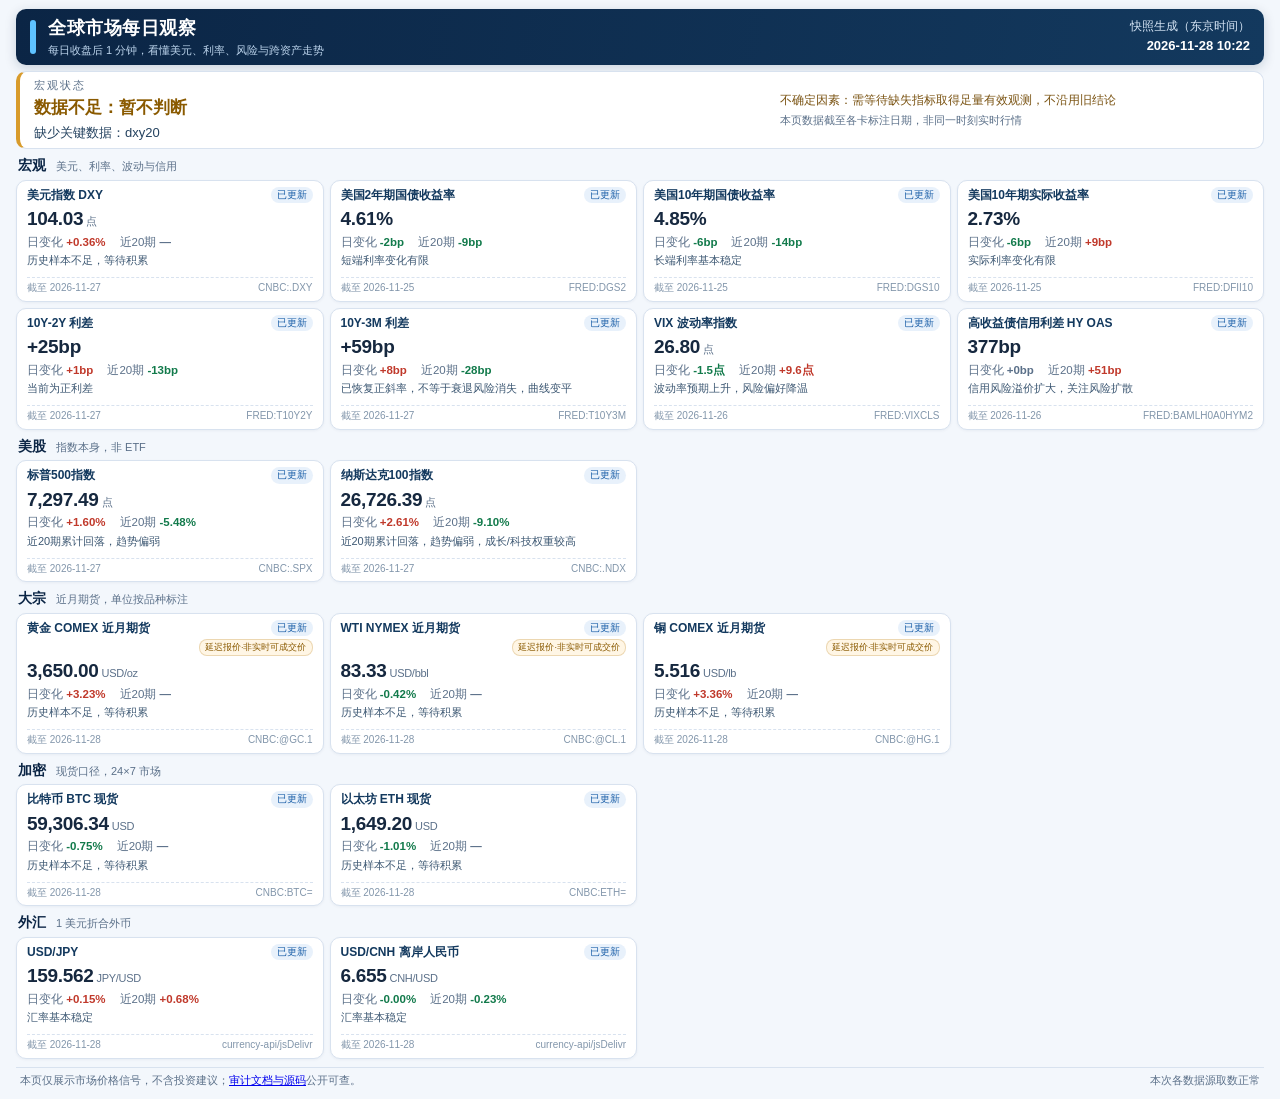
<file: index.html>
<!DOCTYPE html>
<html lang="zh-CN">
<head>
  <meta charset="utf-8">
  <meta name="viewport" content="width=device-width, initial-scale=1">
  <title>全球市场每日观察</title>
  <meta name="description" content="每日更新一次的全球金融市场观察面板：17项指标、宏观状态识别与动态解读。">
  <link rel="stylesheet" href="styles.css">
</head>
<body>
  <div class="app">
    <header class="topbar">
      <div class="brand">
        <span class="brand-mark" aria-hidden="true"></span>
        <div>
          <h1>全球市场每日观察</h1>
          <p class="subtitle">每日收盘后 1 分钟，看懂美元、利率、风险与跨资产走势</p>
        </div>
      </div>
      <div class="stamp" id="stamp">正在载入快照…</div>
    </header>

    <section class="macro-panel" id="macro-panel" aria-live="polite">
      <div class="macro-main">
        <div class="macro-label">宏观状态</div>
        <div class="macro-state" id="macro-state">—</div>
        <div class="macro-why" id="macro-why"></div>
      </div>
      <div class="macro-side">
        <div class="uncertainty" id="macro-uncertainty"></div>
        <div class="data-note" id="data-note"></div>
      </div>
    </section>

    <main id="board"></main>

    <footer class="footer">
      <span>本页仅展示市场价格信号，不含投资建议；<a href="audit.html">审计文档与源码</a>公开可查。</span>
      <span id="failed-sources"></span>
    </footer>
  </div>

  <script src="data/snapshot.js"></script>
  <script src="app.js"></script>
  <script>
  // 分享链接带 sharecode 时，透传给站内跳转链接，避免点击后 403。
  function __passShareCode() {
    try {
      var code = new URLSearchParams(location.search).get('sharecode');
      if (!code) return;
      document.querySelectorAll('a[href]').forEach(function (a) {
        var href = a.getAttribute('href');
        if (!href || /^(https?:|#|mailto:)/i.test(href)) return;
        var u = new URL(href, location.href);
        if (!u.searchParams.get('sharecode')) u.searchParams.set('sharecode', code);
        a.setAttribute('href', u.pathname + u.search);
      });
    } catch (e) {}
  }
  if (document.readyState === 'loading')
    document.addEventListener('DOMContentLoaded', __passShareCode);
  else __passShareCode();
  </script>
</body>
</html>
</file>
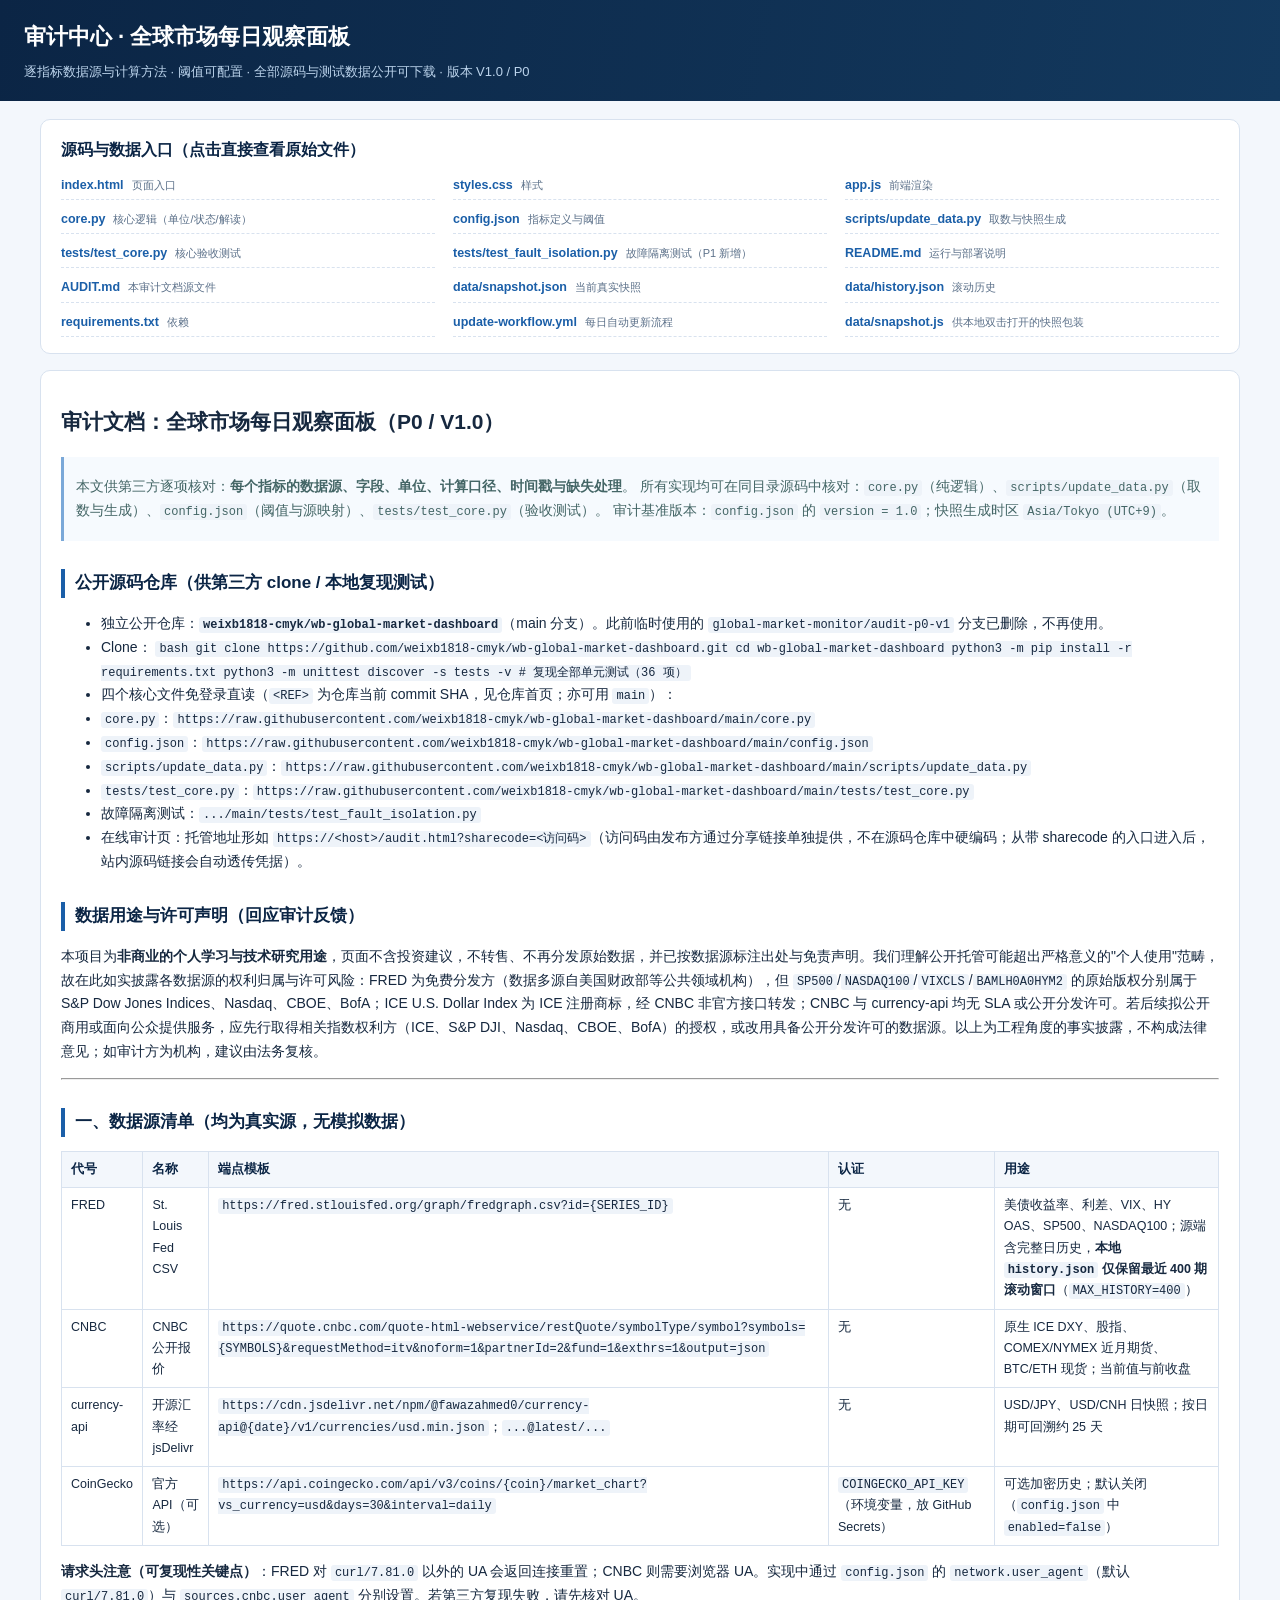
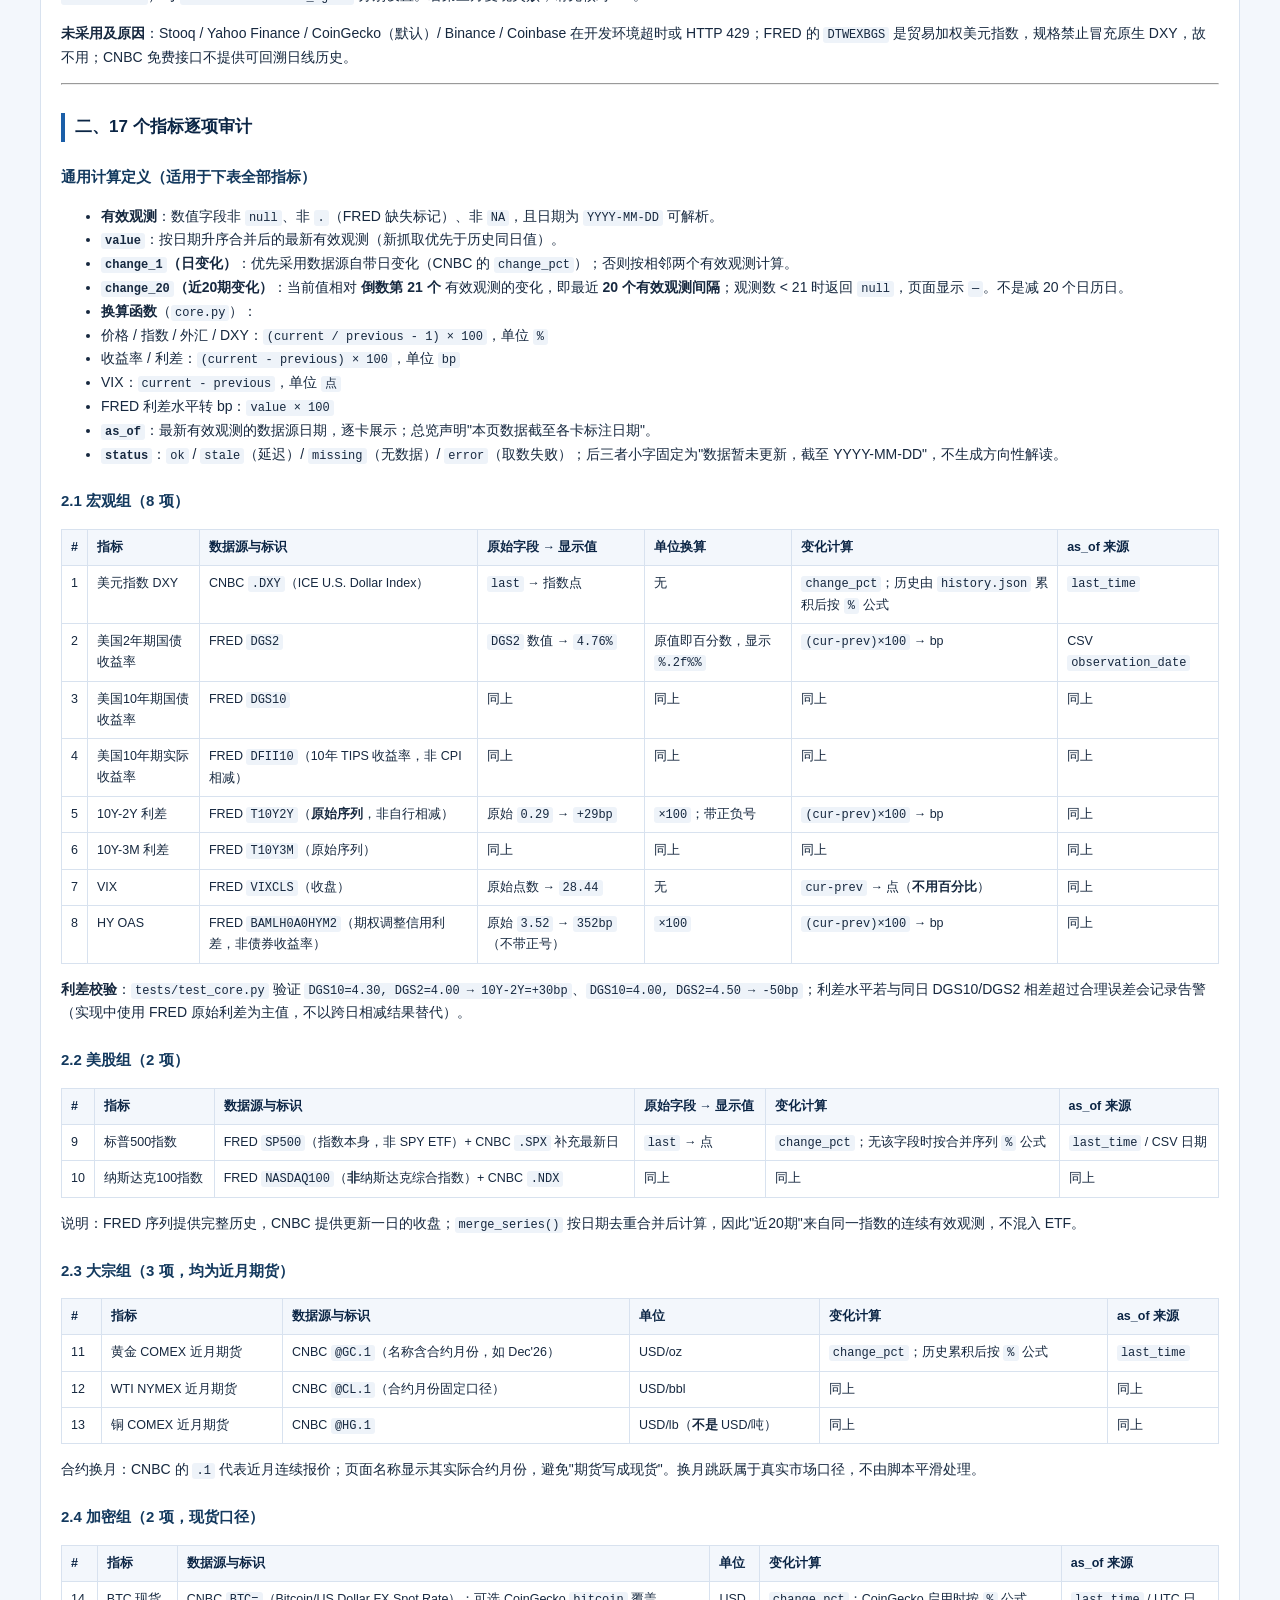
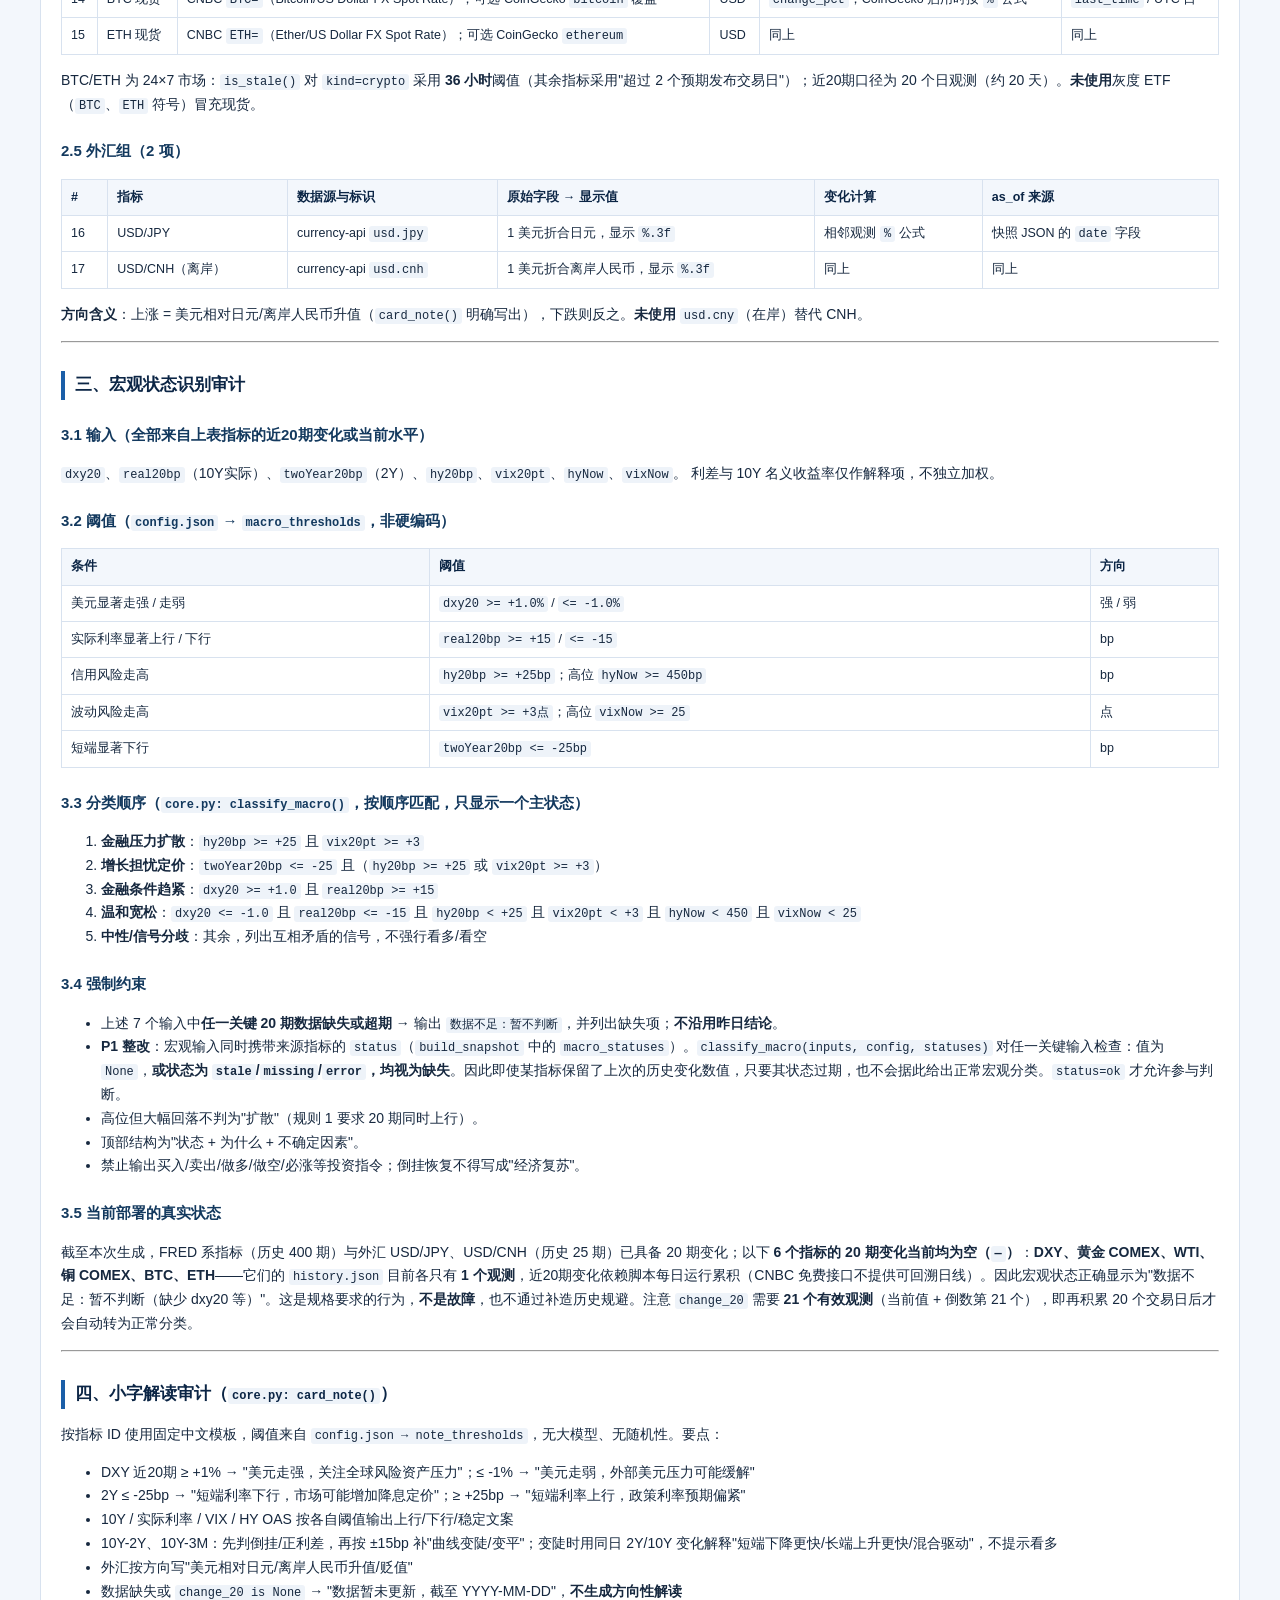
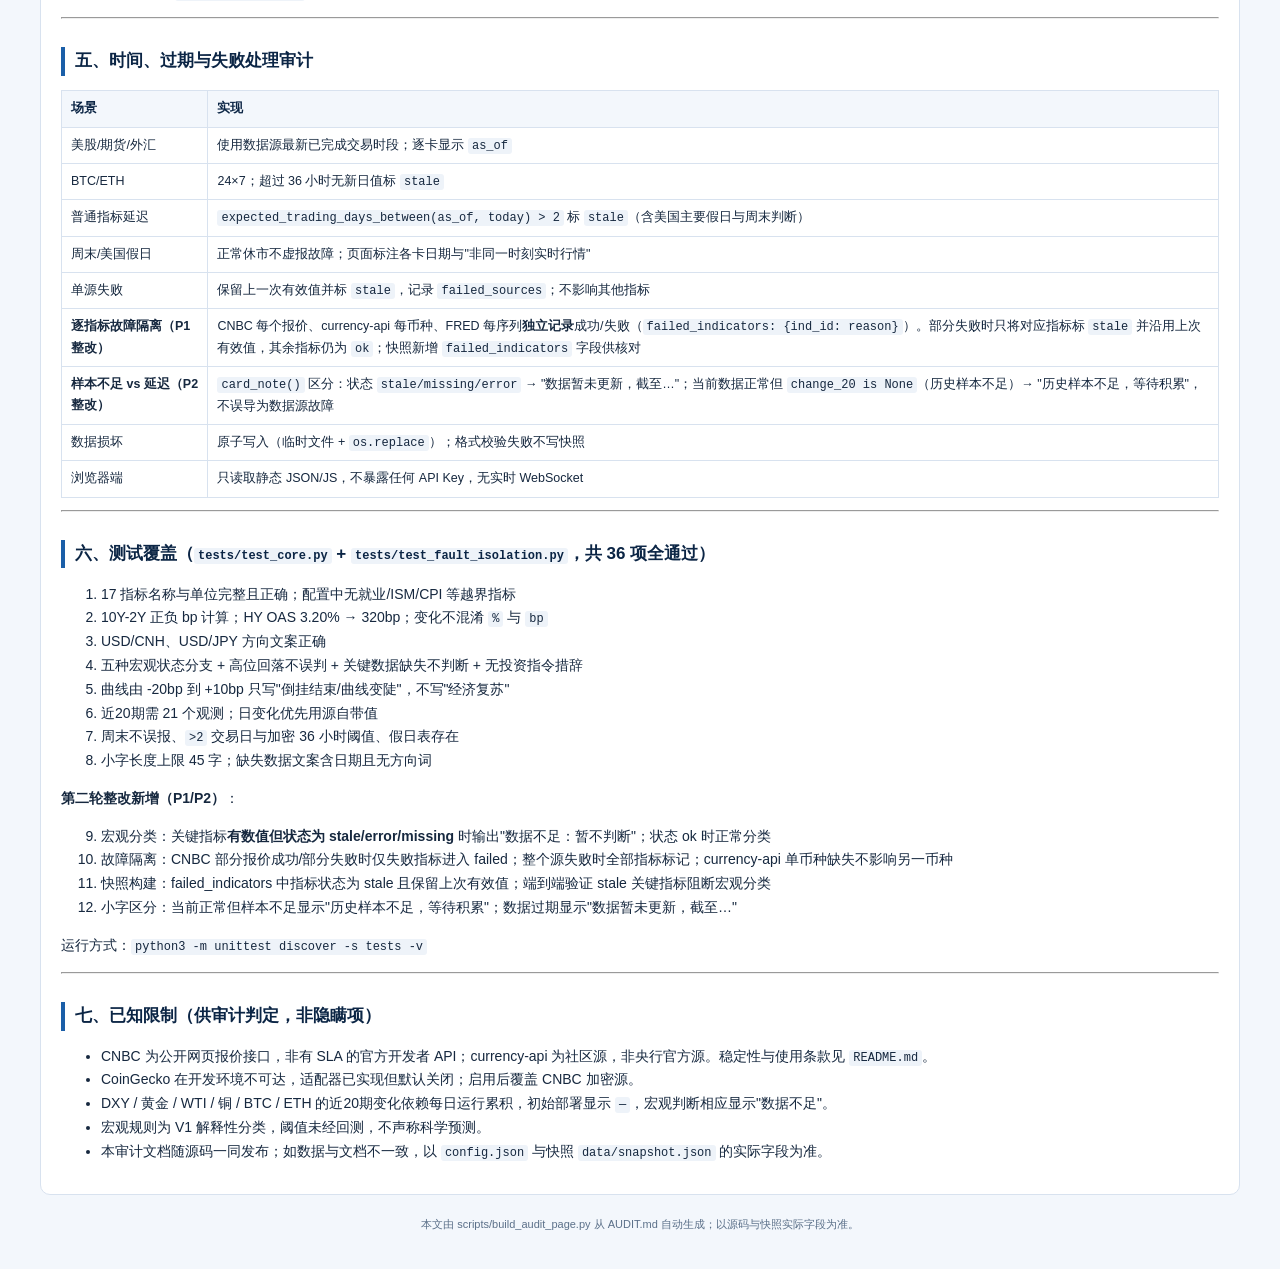
<file: audit.html>
<!DOCTYPE html>
<html lang="zh-CN">
<head>
<meta charset="utf-8">
<meta name="viewport" content="width=device-width, initial-scale=1">
<title>审计中心 · 全球市场每日观察面板</title>
<style>
  :root { --navy:#0b2545; --blue:#1b5fa8; --line:#d8e2ef; --bg:#f3f7fc; --ink:#16283f; --muted:#5b7089; }
  * { box-sizing:border-box; }
  body { margin:0; background:var(--bg); color:var(--ink);
    font-family:-apple-system,BlinkMacSystemFont,"Segoe UI","PingFang SC","Microsoft YaHei",sans-serif;
    font-size:14px; line-height:1.7; }
  header { background:linear-gradient(100deg,var(--navy),#13395e); color:#fff; padding:18px 24px; }
  header h1 { margin:0; font-size:22px; }
  header p { margin:6px 0 0; color:#bcd4ec; font-size:13px; }
  .wrap { max-width:1240px; margin:0 auto; padding:18px 20px 40px; }
  .panel { background:#fff; border:1px solid var(--line); border-radius:10px; padding:16px 20px; }
  .sources { margin-bottom:16px; }
  .sources h2 { margin:0 0 8px; font-size:16px; color:var(--navy); }
  .sources ul { list-style:none; margin:0; padding:0; display:grid;
    grid-template-columns:repeat(auto-fill,minmax(300px,1fr)); gap:6px 18px; }
  .sources li { display:flex; align-items:baseline; gap:8px; font-size:12.5px;
    border-bottom:1px dashed var(--line); padding:3px 0; }
  .sources a { color:var(--blue); text-decoration:none; font-weight:600; word-break:break-all; }
  .sources a:hover { text-decoration:underline; }
  .desc { color:var(--muted); font-size:11px; white-space:nowrap; }
  .doc table { border-collapse:collapse; width:100%; margin:12px 0; font-size:12.5px; }
  .doc th,.doc td { border:1px solid var(--line); padding:7px 9px; text-align:left; vertical-align:top; }
  .doc th { background:var(--bg); color:var(--navy); }
  .doc h2 { margin-top:28px; font-size:17px; color:var(--navy);
    border-left:4px solid var(--blue); padding-left:10px; }
  .doc h3 { margin-top:22px; font-size:15px; color:#13395e; }
  .doc code { background:#eef3f9; padding:1px 4px; border-radius:3px; font-size:12px; }
  .doc pre { background:#0f2338; color:#d7e6f6; padding:12px; border-radius:6px; overflow:auto; }
  .doc blockquote { border-left:3px solid #7aa8d8; margin:12px 0; padding:4px 12px; color:#466; background:#f6fafe; }
  footer { margin-top:20px; font-size:11px; color:var(--muted); text-align:center; }
  @media(max-width:560px){ .doc table{font-size:11px;} .sources li{flex-direction:column;gap:2px;} }
</style>
<script>
// 把当前分享链接中的 sharecode 自动透传到所有站内直链，避免点击后因缺少凭据被网关拦截。
// 不硬编码具体码值：分享链接更换 sharecode 后可自适应。
function __passShareCode() {
  try {
    var code = new URLSearchParams(location.search).get('sharecode');
    if (!code) return;
    document.querySelectorAll('a[href]').forEach(function (a) {
      var href = a.getAttribute('href');
      if (!href || /^(https?:|#|mailto:)/i.test(href)) return;
      var u = new URL(href, location.href);
      if (!u.searchParams.get('sharecode')) u.searchParams.set('sharecode', code);
      a.setAttribute('href', u.pathname + u.search);
    });
  } catch (e) {}
}
if (document.readyState === 'loading')
  document.addEventListener('DOMContentLoaded', __passShareCode);
else __passShareCode();
</script>
</head>
<body>
<header>
  <h1>审计中心 · 全球市场每日观察面板</h1>
  <p>逐指标数据源与计算方法 · 阈值可配置 · 全部源码与测试数据公开可下载 · 版本 V1.0 / P0</p>
</header>
<div class="wrap">
  <section class="panel sources">
    <h2>源码与数据入口（点击直接查看原始文件）</h2>
    <ul><li><a href="index.html" target="_blank" rel="noopener">index.html</a><span class="desc">页面入口</span></li>
<li><a href="styles.css" target="_blank" rel="noopener">styles.css</a><span class="desc">样式</span></li>
<li><a href="app.js" target="_blank" rel="noopener">app.js</a><span class="desc">前端渲染</span></li>
<li><a href="core.py" target="_blank" rel="noopener">core.py</a><span class="desc">核心逻辑（单位/状态/解读）</span></li>
<li><a href="config.json" target="_blank" rel="noopener">config.json</a><span class="desc">指标定义与阈值</span></li>
<li><a href="scripts/update_data.py" target="_blank" rel="noopener">scripts/update_data.py</a><span class="desc">取数与快照生成</span></li>
<li><a href="tests/test_core.py" target="_blank" rel="noopener">tests/test_core.py</a><span class="desc">核心验收测试</span></li>
<li><a href="tests/test_fault_isolation.py" target="_blank" rel="noopener">tests/test_fault_isolation.py</a><span class="desc">故障隔离测试（P1 新增）</span></li>
<li><a href="README.md" target="_blank" rel="noopener">README.md</a><span class="desc">运行与部署说明</span></li>
<li><a href="AUDIT.md" target="_blank" rel="noopener">AUDIT.md</a><span class="desc">本审计文档源文件</span></li>
<li><a href="data/snapshot.json" target="_blank" rel="noopener">data/snapshot.json</a><span class="desc">当前真实快照</span></li>
<li><a href="data/history.json" target="_blank" rel="noopener">data/history.json</a><span class="desc">滚动历史</span></li>
<li><a href="requirements.txt" target="_blank" rel="noopener">requirements.txt</a><span class="desc">依赖</span></li>
<li><a href="update-workflow.yml" target="_blank" rel="noopener">update-workflow.yml</a><span class="desc">每日自动更新流程</span></li>
<li><a href="data/snapshot.js" target="_blank" rel="noopener">data/snapshot.js</a><span class="desc">供本地双击打开的快照包装</span></li></ul>
  </section>
  <section class="panel doc">
    <h1>审计文档：全球市场每日观察面板（P0 / V1.0）</h1>
<blockquote>
<p>本文供第三方逐项核对：<strong>每个指标的数据源、字段、单位、计算口径、时间戳与缺失处理</strong>。
所有实现均可在同目录源码中核对：<code>core.py</code>（纯逻辑）、<code>scripts/update_data.py</code>（取数与生成）、<code>config.json</code>（阈值与源映射）、<code>tests/test_core.py</code>（验收测试）。
审计基准版本：<code>config.json</code> 的 <code>version = 1.0</code>；快照生成时区 <code>Asia/Tokyo (UTC+9)</code>。</p>
</blockquote>
<h2>公开源码仓库（供第三方 clone / 本地复现测试）</h2>
<ul>
<li>独立公开仓库：<strong><code>weixb1818-cmyk/wb-global-market-dashboard</code></strong>（main 分支）。此前临时使用的 <code>global-market-monitor/audit-p0-v1</code> 分支已删除，不再使用。</li>
<li>Clone：
  <code>bash
  git clone https://github.com/weixb1818-cmyk/wb-global-market-dashboard.git
  cd wb-global-market-dashboard
  python3 -m pip install -r requirements.txt
  python3 -m unittest discover -s tests -v     # 复现全部单元测试（36 项）</code></li>
<li>四个核心文件免登录直读（<code>&lt;REF&gt;</code> 为仓库当前 commit SHA，见仓库首页；亦可用 <code>main</code>）：</li>
<li><code>core.py</code>：<code>https://raw.githubusercontent.com/weixb1818-cmyk/wb-global-market-dashboard/main/core.py</code></li>
<li><code>config.json</code>：<code>https://raw.githubusercontent.com/weixb1818-cmyk/wb-global-market-dashboard/main/config.json</code></li>
<li><code>scripts/update_data.py</code>：<code>https://raw.githubusercontent.com/weixb1818-cmyk/wb-global-market-dashboard/main/scripts/update_data.py</code></li>
<li><code>tests/test_core.py</code>：<code>https://raw.githubusercontent.com/weixb1818-cmyk/wb-global-market-dashboard/main/tests/test_core.py</code></li>
<li>故障隔离测试：<code>.../main/tests/test_fault_isolation.py</code></li>
<li>在线审计页：托管地址形如 <code>https://&lt;host&gt;/audit.html?sharecode=&lt;访问码&gt;</code>（访问码由发布方通过分享链接单独提供，不在源码仓库中硬编码；从带 sharecode 的入口进入后，站内源码链接会自动透传凭据）。</li>
</ul>
<h2>数据用途与许可声明（回应审计反馈）</h2>
<p>本项目为<strong>非商业的个人学习与技术研究用途</strong>，页面不含投资建议，不转售、不再分发原始数据，并已按数据源标注出处与免责声明。我们理解公开托管可能超出严格意义的"个人使用"范畴，故在此如实披露各数据源的权利归属与许可风险：FRED 为免费分发方（数据多源自美国财政部等公共领域机构），但 <code>SP500</code>/<code>NASDAQ100</code>/<code>VIXCLS</code>/<code>BAMLH0A0HYM2</code> 的原始版权分别属于 S&amp;P Dow Jones Indices、Nasdaq、CBOE、BofA；ICE U.S. Dollar Index 为 ICE 注册商标，经 CNBC 非官方接口转发；CNBC 与 currency-api 均无 SLA 或公开分发许可。若后续拟公开商用或面向公众提供服务，应先行取得相关指数权利方（ICE、S&amp;P DJI、Nasdaq、CBOE、BofA）的授权，或改用具备公开分发许可的数据源。以上为工程角度的事实披露，不构成法律意见；如审计方为机构，建议由法务复核。</p>
<hr />
<h2>一、数据源清单（均为真实源，无模拟数据）</h2>
<table>
<thead>
<tr>
<th>代号</th>
<th>名称</th>
<th>端点模板</th>
<th>认证</th>
<th>用途</th>
</tr>
</thead>
<tbody>
<tr>
<td>FRED</td>
<td>St. Louis Fed CSV</td>
<td><code>https://fred.stlouisfed.org/graph/fredgraph.csv?id={SERIES_ID}</code></td>
<td>无</td>
<td>美债收益率、利差、VIX、HY OAS、SP500、NASDAQ100；源端含完整日历史，<strong>本地 <code>history.json</code> 仅保留最近 400 期滚动窗口</strong>（<code>MAX_HISTORY=400</code>）</td>
</tr>
<tr>
<td>CNBC</td>
<td>CNBC 公开报价</td>
<td><code>https://quote.cnbc.com/quote-html-webservice/restQuote/symbolType/symbol?symbols={SYMBOLS}&amp;requestMethod=itv&amp;noform=1&amp;partnerId=2&amp;fund=1&amp;exthrs=1&amp;output=json</code></td>
<td>无</td>
<td>原生 ICE DXY、股指、COMEX/NYMEX 近月期货、BTC/ETH 现货；当前值与前收盘</td>
</tr>
<tr>
<td>currency-api</td>
<td>开源汇率经 jsDelivr</td>
<td><code>https://cdn.jsdelivr.net/npm/@fawazahmed0/currency-api@{date}/v1/currencies/usd.min.json</code>；<code>...@latest/...</code></td>
<td>无</td>
<td>USD/JPY、USD/CNH 日快照；按日期可回溯约 25 天</td>
</tr>
<tr>
<td>CoinGecko</td>
<td>官方 API（可选）</td>
<td><code>https://api.coingecko.com/api/v3/coins/{coin}/market_chart?vs_currency=usd&amp;days=30&amp;interval=daily</code></td>
<td><code>COINGECKO_API_KEY</code>（环境变量，放 GitHub Secrets）</td>
<td>可选加密历史；默认关闭（<code>config.json</code> 中 <code>enabled=false</code>）</td>
</tr>
</tbody>
</table>
<p><strong>请求头注意（可复现性关键点）</strong>：FRED 对 <code>curl/7.81.0</code> 以外的 UA 会返回连接重置；CNBC 则需要浏览器 UA。实现中通过 <code>config.json</code> 的 <code>network.user_agent</code>（默认 <code>curl/7.81.0</code>）与 <code>sources.cnbc.user_agent</code> 分别设置。若第三方复现失败，请先核对 UA。</p>
<p><strong>未采用及原因</strong>：Stooq / Yahoo Finance / CoinGecko（默认）/ Binance / Coinbase 在开发环境超时或 HTTP 429；FRED 的 <code>DTWEXBGS</code> 是贸易加权美元指数，规格禁止冒充原生 DXY，故不用；CNBC 免费接口不提供可回溯日线历史。</p>
<hr />
<h2>二、17 个指标逐项审计</h2>
<h3>通用计算定义（适用于下表全部指标）</h3>
<ul>
<li><strong>有效观测</strong>：数值字段非 <code>null</code>、非 <code>.</code>（FRED 缺失标记）、非 <code>NA</code>，且日期为 <code>YYYY-MM-DD</code> 可解析。</li>
<li><strong><code>value</code></strong>：按日期升序合并后的最新有效观测（新抓取优先于历史同日值）。</li>
<li><strong><code>change_1</code>（日变化）</strong>：优先采用数据源自带日变化（CNBC 的 <code>change_pct</code>）；否则按相邻两个有效观测计算。</li>
<li><strong><code>change_20</code>（近20期变化）</strong>：当前值相对 <strong>倒数第 21 个</strong> 有效观测的变化，即最近 <strong>20 个有效观测间隔</strong>；观测数 &lt; 21 时返回 <code>null</code>，页面显示 <code>—</code>。不是减 20 个日历日。</li>
<li><strong>换算函数</strong>（<code>core.py</code>）：</li>
<li>价格 / 指数 / 外汇 / DXY：<code>(current / previous - 1) × 100</code>，单位 <code>%</code></li>
<li>收益率 / 利差：<code>(current - previous) × 100</code>，单位 <code>bp</code></li>
<li>VIX：<code>current - previous</code>，单位 <code>点</code></li>
<li>FRED 利差水平转 bp：<code>value × 100</code></li>
<li><strong><code>as_of</code></strong>：最新有效观测的数据源日期，逐卡展示；总览声明"本页数据截至各卡标注日期"。</li>
<li><strong><code>status</code></strong>：<code>ok</code> / <code>stale</code>（延迟）/ <code>missing</code>（无数据）/ <code>error</code>（取数失败）；后三者小字固定为"数据暂未更新，截至 YYYY-MM-DD"，不生成方向性解读。</li>
</ul>
<h3>2.1 宏观组（8 项）</h3>
<table>
<thead>
<tr>
<th>#</th>
<th>指标</th>
<th>数据源与标识</th>
<th>原始字段 → 显示值</th>
<th>单位换算</th>
<th>变化计算</th>
<th>as_of 来源</th>
</tr>
</thead>
<tbody>
<tr>
<td>1</td>
<td>美元指数 DXY</td>
<td>CNBC <code>.DXY</code>（ICE U.S. Dollar Index）</td>
<td><code>last</code> → 指数点</td>
<td>无</td>
<td><code>change_pct</code>；历史由 <code>history.json</code> 累积后按 <code>%</code> 公式</td>
<td><code>last_time</code></td>
</tr>
<tr>
<td>2</td>
<td>美国2年期国债收益率</td>
<td>FRED <code>DGS2</code></td>
<td><code>DGS2</code> 数值 → <code>4.76%</code></td>
<td>原值即百分数，显示 <code>%.2f%%</code></td>
<td><code>(cur-prev)×100</code> → bp</td>
<td>CSV <code>observation_date</code></td>
</tr>
<tr>
<td>3</td>
<td>美国10年期国债收益率</td>
<td>FRED <code>DGS10</code></td>
<td>同上</td>
<td>同上</td>
<td>同上</td>
<td>同上</td>
</tr>
<tr>
<td>4</td>
<td>美国10年期实际收益率</td>
<td>FRED <code>DFII10</code>（10年 TIPS 收益率，非 CPI 相减）</td>
<td>同上</td>
<td>同上</td>
<td>同上</td>
<td>同上</td>
</tr>
<tr>
<td>5</td>
<td>10Y-2Y 利差</td>
<td>FRED <code>T10Y2Y</code>（<strong>原始序列</strong>，非自行相减）</td>
<td>原始 <code>0.29</code> → <code>+29bp</code></td>
<td><code>×100</code>；带正负号</td>
<td><code>(cur-prev)×100</code> → bp</td>
<td>同上</td>
</tr>
<tr>
<td>6</td>
<td>10Y-3M 利差</td>
<td>FRED <code>T10Y3M</code>（原始序列）</td>
<td>同上</td>
<td>同上</td>
<td>同上</td>
<td>同上</td>
</tr>
<tr>
<td>7</td>
<td>VIX</td>
<td>FRED <code>VIXCLS</code>（收盘）</td>
<td>原始点数 → <code>28.44</code></td>
<td>无</td>
<td><code>cur-prev</code> → 点（<strong>不用百分比</strong>）</td>
<td>同上</td>
</tr>
<tr>
<td>8</td>
<td>HY OAS</td>
<td>FRED <code>BAMLH0A0HYM2</code>（期权调整信用利差，非债券收益率）</td>
<td>原始 <code>3.52</code> → <code>352bp</code>（不带正号）</td>
<td><code>×100</code></td>
<td><code>(cur-prev)×100</code> → bp</td>
<td>同上</td>
</tr>
</tbody>
</table>
<p><strong>利差校验</strong>：<code>tests/test_core.py</code> 验证 <code>DGS10=4.30, DGS2=4.00 → 10Y-2Y=+30bp</code>、<code>DGS10=4.00, DGS2=4.50 → -50bp</code>；利差水平若与同日 DGS10/DGS2 相差超过合理误差会记录告警（实现中使用 FRED 原始利差为主值，不以跨日相减结果替代）。</p>
<h3>2.2 美股组（2 项）</h3>
<table>
<thead>
<tr>
<th>#</th>
<th>指标</th>
<th>数据源与标识</th>
<th>原始字段 → 显示值</th>
<th>变化计算</th>
<th>as_of 来源</th>
</tr>
</thead>
<tbody>
<tr>
<td>9</td>
<td>标普500指数</td>
<td>FRED <code>SP500</code>（指数本身，非 SPY ETF）+ CNBC <code>.SPX</code> 补充最新日</td>
<td><code>last</code> → 点</td>
<td><code>change_pct</code>；无该字段时按合并序列 <code>%</code> 公式</td>
<td><code>last_time</code> / CSV 日期</td>
</tr>
<tr>
<td>10</td>
<td>纳斯达克100指数</td>
<td>FRED <code>NASDAQ100</code>（<strong>非</strong>纳斯达克综合指数）+ CNBC <code>.NDX</code></td>
<td>同上</td>
<td>同上</td>
<td>同上</td>
</tr>
</tbody>
</table>
<p>说明：FRED 序列提供完整历史，CNBC 提供更新一日的收盘；<code>merge_series()</code> 按日期去重合并后计算，因此"近20期"来自同一指数的连续有效观测，不混入 ETF。</p>
<h3>2.3 大宗组（3 项，均为近月期货）</h3>
<table>
<thead>
<tr>
<th>#</th>
<th>指标</th>
<th>数据源与标识</th>
<th>单位</th>
<th>变化计算</th>
<th>as_of 来源</th>
</tr>
</thead>
<tbody>
<tr>
<td>11</td>
<td>黄金 COMEX 近月期货</td>
<td>CNBC <code>@GC.1</code>（名称含合约月份，如 Dec'26）</td>
<td>USD/oz</td>
<td><code>change_pct</code>；历史累积后按 <code>%</code> 公式</td>
<td><code>last_time</code></td>
</tr>
<tr>
<td>12</td>
<td>WTI NYMEX 近月期货</td>
<td>CNBC <code>@CL.1</code>（合约月份固定口径）</td>
<td>USD/bbl</td>
<td>同上</td>
<td>同上</td>
</tr>
<tr>
<td>13</td>
<td>铜 COMEX 近月期货</td>
<td>CNBC <code>@HG.1</code></td>
<td>USD/lb（<strong>不是</strong> USD/吨）</td>
<td>同上</td>
<td>同上</td>
</tr>
</tbody>
</table>
<p>合约换月：CNBC 的 <code>.1</code> 代表近月连续报价；页面名称显示其实际合约月份，避免"期货写成现货"。换月跳跃属于真实市场口径，不由脚本平滑处理。</p>
<h3>2.4 加密组（2 项，现货口径）</h3>
<table>
<thead>
<tr>
<th>#</th>
<th>指标</th>
<th>数据源与标识</th>
<th>单位</th>
<th>变化计算</th>
<th>as_of 来源</th>
</tr>
</thead>
<tbody>
<tr>
<td>14</td>
<td>BTC 现货</td>
<td>CNBC <code>BTC=</code>（Bitcoin/US Dollar FX Spot Rate）；可选 CoinGecko <code>bitcoin</code> 覆盖</td>
<td>USD</td>
<td><code>change_pct</code>；CoinGecko 启用时按 <code>%</code> 公式</td>
<td><code>last_time</code> / UTC 日</td>
</tr>
<tr>
<td>15</td>
<td>ETH 现货</td>
<td>CNBC <code>ETH=</code>（Ether/US Dollar FX Spot Rate）；可选 CoinGecko <code>ethereum</code></td>
<td>USD</td>
<td>同上</td>
<td>同上</td>
</tr>
</tbody>
</table>
<p>BTC/ETH 为 24×7 市场：<code>is_stale()</code> 对 <code>kind=crypto</code> 采用 <strong>36 小时</strong>阈值（其余指标采用"超过 2 个预期发布交易日"）；近20期口径为 20 个日观测（约 20 天）。<strong>未使用</strong>灰度 ETF（<code>BTC</code>、<code>ETH</code> 符号）冒充现货。</p>
<h3>2.5 外汇组（2 项）</h3>
<table>
<thead>
<tr>
<th>#</th>
<th>指标</th>
<th>数据源与标识</th>
<th>原始字段 → 显示值</th>
<th>变化计算</th>
<th>as_of 来源</th>
</tr>
</thead>
<tbody>
<tr>
<td>16</td>
<td>USD/JPY</td>
<td>currency-api <code>usd.jpy</code></td>
<td>1 美元折合日元，显示 <code>%.3f</code></td>
<td>相邻观测 <code>%</code> 公式</td>
<td>快照 JSON 的 <code>date</code> 字段</td>
</tr>
<tr>
<td>17</td>
<td>USD/CNH（离岸）</td>
<td>currency-api <code>usd.cnh</code></td>
<td>1 美元折合离岸人民币，显示 <code>%.3f</code></td>
<td>同上</td>
<td>同上</td>
</tr>
</tbody>
</table>
<p><strong>方向含义</strong>：上涨 = 美元相对日元/离岸人民币升值（<code>card_note()</code> 明确写出），下跌则反之。<strong>未使用</strong> <code>usd.cny</code>（在岸）替代 CNH。</p>
<hr />
<h2>三、宏观状态识别审计</h2>
<h3>3.1 输入（全部来自上表指标的近20期变化或当前水平）</h3>
<p><code>dxy20</code>、<code>real20bp</code>（10Y实际）、<code>twoYear20bp</code>（2Y）、<code>hy20bp</code>、<code>vix20pt</code>、<code>hyNow</code>、<code>vixNow</code>。
利差与 10Y 名义收益率仅作解释项，不独立加权。</p>
<h3>3.2 阈值（<code>config.json</code> → <code>macro_thresholds</code>，非硬编码）</h3>
<table>
<thead>
<tr>
<th>条件</th>
<th>阈值</th>
<th>方向</th>
</tr>
</thead>
<tbody>
<tr>
<td>美元显著走强 / 走弱</td>
<td><code>dxy20 &gt;= +1.0%</code> / <code>&lt;= -1.0%</code></td>
<td>强 / 弱</td>
</tr>
<tr>
<td>实际利率显著上行 / 下行</td>
<td><code>real20bp &gt;= +15</code> / <code>&lt;= -15</code></td>
<td>bp</td>
</tr>
<tr>
<td>信用风险走高</td>
<td><code>hy20bp &gt;= +25bp</code>；高位 <code>hyNow &gt;= 450bp</code></td>
<td>bp</td>
</tr>
<tr>
<td>波动风险走高</td>
<td><code>vix20pt &gt;= +3点</code>；高位 <code>vixNow &gt;= 25</code></td>
<td>点</td>
</tr>
<tr>
<td>短端显著下行</td>
<td><code>twoYear20bp &lt;= -25bp</code></td>
<td>bp</td>
</tr>
</tbody>
</table>
<h3>3.3 分类顺序（<code>core.py: classify_macro()</code>，按顺序匹配，只显示一个主状态）</h3>
<ol>
<li><strong>金融压力扩散</strong>：<code>hy20bp &gt;= +25</code> 且 <code>vix20pt &gt;= +3</code></li>
<li><strong>增长担忧定价</strong>：<code>twoYear20bp &lt;= -25</code> 且（<code>hy20bp &gt;= +25</code> 或 <code>vix20pt &gt;= +3</code>）</li>
<li><strong>金融条件趋紧</strong>：<code>dxy20 &gt;= +1.0</code> 且 <code>real20bp &gt;= +15</code></li>
<li><strong>温和宽松</strong>：<code>dxy20 &lt;= -1.0</code> 且 <code>real20bp &lt;= -15</code> 且 <code>hy20bp &lt; +25</code> 且 <code>vix20pt &lt; +3</code> 且 <code>hyNow &lt; 450</code> 且 <code>vixNow &lt; 25</code></li>
<li><strong>中性/信号分歧</strong>：其余，列出互相矛盾的信号，不强行看多/看空</li>
</ol>
<h3>3.4 强制约束</h3>
<ul>
<li>上述 7 个输入中<strong>任一关键 20 期数据缺失或超期</strong> → 输出 <code>数据不足：暂不判断</code>，并列出缺失项；<strong>不沿用昨日结论</strong>。</li>
<li><strong>P1 整改</strong>：宏观输入同时携带来源指标的 <code>status</code>（<code>build_snapshot</code> 中的 <code>macro_statuses</code>）。<code>classify_macro(inputs, config, statuses)</code> 对任一关键输入检查：值为 <code>None</code>，<strong>或状态为 <code>stale</code>/<code>missing</code>/<code>error</code>，均视为缺失</strong>。因此即使某指标保留了上次的历史变化数值，只要其状态过期，也不会据此给出正常宏观分类。<code>status=ok</code> 才允许参与判断。</li>
<li>高位但大幅回落不判为"扩散"（规则 1 要求 20 期同时上行）。</li>
<li>顶部结构为"状态 + 为什么 + 不确定因素"。</li>
<li>禁止输出买入/卖出/做多/做空/必涨等投资指令；倒挂恢复不得写成"经济复苏"。</li>
</ul>
<h3>3.5 当前部署的真实状态</h3>
<p>截至本次生成，FRED 系指标（历史 400 期）与外汇 USD/JPY、USD/CNH（历史 25 期）已具备 20 期变化；以下 <strong>6 个指标的 20 期变化当前均为空（<code>—</code>）</strong>：<strong>DXY、黄金 COMEX、WTI、铜 COMEX、BTC、ETH</strong>——它们的 <code>history.json</code> 目前各只有 <strong>1 个观测</strong>，近20期变化依赖脚本每日运行累积（CNBC 免费接口不提供可回溯日线）。因此宏观状态正确显示为"数据不足：暂不判断（缺少 dxy20 等）"。这是规格要求的行为，<strong>不是故障</strong>，也不通过补造历史规避。注意 <code>change_20</code> 需要 <strong>21 个有效观测</strong>（当前值 + 倒数第 21 个），即再积累 20 个交易日后才会自动转为正常分类。</p>
<hr />
<h2>四、小字解读审计（<code>core.py: card_note()</code>）</h2>
<p>按指标 ID 使用固定中文模板，阈值来自 <code>config.json → note_thresholds</code>，无大模型、无随机性。要点：</p>
<ul>
<li>DXY 近20期 ≥ +1% → "美元走强，关注全球风险资产压力"；≤ -1% → "美元走弱，外部美元压力可能缓解"</li>
<li>2Y ≤ -25bp → "短端利率下行，市场可能增加降息定价"；≥ +25bp → "短端利率上行，政策利率预期偏紧"</li>
<li>10Y / 实际利率 / VIX / HY OAS 按各自阈值输出上行/下行/稳定文案</li>
<li>10Y-2Y、10Y-3M：先判倒挂/正利差，再按 ±15bp 补"曲线变陡/变平"；变陡时用同日 2Y/10Y 变化解释"短端下降更快/长端上升更快/混合驱动"，不提示看多</li>
<li>外汇按方向写"美元相对日元/离岸人民币升值/贬值"</li>
<li>数据缺失或 <code>change_20 is None</code> → "数据暂未更新，截至 YYYY-MM-DD"，<strong>不生成方向性解读</strong></li>
</ul>
<hr />
<h2>五、时间、过期与失败处理审计</h2>
<table>
<thead>
<tr>
<th>场景</th>
<th>实现</th>
</tr>
</thead>
<tbody>
<tr>
<td>美股/期货/外汇</td>
<td>使用数据源最新已完成交易时段；逐卡显示 <code>as_of</code></td>
</tr>
<tr>
<td>BTC/ETH</td>
<td>24×7；超过 36 小时无新日值标 <code>stale</code></td>
</tr>
<tr>
<td>普通指标延迟</td>
<td><code>expected_trading_days_between(as_of, today) &gt; 2</code> 标 <code>stale</code>（含美国主要假日与周末判断）</td>
</tr>
<tr>
<td>周末/美国假日</td>
<td>正常休市不虚报故障；页面标注各卡日期与"非同一时刻实时行情"</td>
</tr>
<tr>
<td>单源失败</td>
<td>保留上一次有效值并标 <code>stale</code>，记录 <code>failed_sources</code>；不影响其他指标</td>
</tr>
<tr>
<td><strong>逐指标故障隔离（P1 整改）</strong></td>
<td>CNBC 每个报价、currency-api 每币种、FRED 每序列<strong>独立记录</strong>成功/失败（<code>failed_indicators: {ind_id: reason}</code>）。部分失败时只将对应指标标 <code>stale</code> 并沿用上次有效值，其余指标仍为 <code>ok</code>；快照新增 <code>failed_indicators</code> 字段供核对</td>
</tr>
<tr>
<td><strong>样本不足 vs 延迟（P2 整改）</strong></td>
<td><code>card_note()</code> 区分：状态 <code>stale/missing/error</code> → "数据暂未更新，截至…"；当前数据正常但 <code>change_20 is None</code>（历史样本不足）→ "历史样本不足，等待积累"，不误导为数据源故障</td>
</tr>
<tr>
<td>数据损坏</td>
<td>原子写入（临时文件 + <code>os.replace</code>）；格式校验失败不写快照</td>
</tr>
<tr>
<td>浏览器端</td>
<td>只读取静态 JSON/JS，不暴露任何 API Key，无实时 WebSocket</td>
</tr>
</tbody>
</table>
<hr />
<h2>六、测试覆盖（<code>tests/test_core.py</code> + <code>tests/test_fault_isolation.py</code>，共 36 项全通过）</h2>
<ol>
<li>17 指标名称与单位完整且正确；配置中无就业/ISM/CPI 等越界指标</li>
<li>10Y-2Y 正负 bp 计算；HY OAS 3.20% → 320bp；变化不混淆 <code>%</code> 与 <code>bp</code></li>
<li>USD/CNH、USD/JPY 方向文案正确</li>
<li>五种宏观状态分支 + 高位回落不误判 + 关键数据缺失不判断 + 无投资指令措辞</li>
<li>曲线由 -20bp 到 +10bp 只写"倒挂结束/曲线变陡"，不写"经济复苏"</li>
<li>近20期需 21 个观测；日变化优先用源自带值</li>
<li>周末不误报、<code>&gt;2</code> 交易日与加密 36 小时阈值、假日表存在</li>
<li>小字长度上限 45 字；缺失数据文案含日期且无方向词</li>
</ol>
<p><strong>第二轮整改新增（P1/P2）</strong>：</p>
<ol start="9">
<li>宏观分类：关键指标<strong>有数值但状态为 stale/error/missing</strong> 时输出"数据不足：暂不判断"；状态 ok 时正常分类</li>
<li>故障隔离：CNBC 部分报价成功/部分失败时仅失败指标进入 failed；整个源失败时全部指标标记；currency-api 单币种缺失不影响另一币种</li>
<li>快照构建：failed_indicators 中指标状态为 stale 且保留上次有效值；端到端验证 stale 关键指标阻断宏观分类</li>
<li>小字区分：当前正常但样本不足显示"历史样本不足，等待积累"；数据过期显示"数据暂未更新，截至…"</li>
</ol>
<p>运行方式：<code>python3 -m unittest discover -s tests -v</code></p>
<hr />
<h2>七、已知限制（供审计判定，非隐瞒项）</h2>
<ul>
<li>CNBC 为公开网页报价接口，非有 SLA 的官方开发者 API；currency-api 为社区源，非央行官方源。稳定性与使用条款见 <code>README.md</code>。</li>
<li>CoinGecko 在开发环境不可达，适配器已实现但默认关闭；启用后覆盖 CNBC 加密源。</li>
<li>DXY / 黄金 / WTI / 铜 / BTC / ETH 的近20期变化依赖每日运行累积，初始部署显示 <code>—</code>，宏观判断相应显示"数据不足"。</li>
<li>宏观规则为 V1 解释性分类，阈值未经回测，不声称科学预测。</li>
<li>本审计文档随源码一同发布；如数据与文档不一致，以 <code>config.json</code> 与快照 <code>data/snapshot.json</code> 的实际字段为准。</li>
</ul>
  </section>
  <footer>本文由 scripts/build_audit_page.py 从 AUDIT.md 自动生成；以源码与快照实际字段为准。</footer>
</div>
</body>
</html>
</file>
<file: styles.css>
:root {
  --navy: #0b2545;
  --navy-2: #13395e;
  --blue: #1b5fa8;
  --blue-soft: #e8f1fb;
  --ink: #16283f;
  --muted: #5b7089;
  --line: #d8e2ef;
  --bg: #f3f7fc;
  --card: #ffffff;
  --up: #c0392b;
  --down: #127a4b;
  --warn-bg: #fff6e5;
  --warn-ink: #8a5a00;
  --radius: 10px;
}

* { box-sizing: border-box; }

html, body {
  margin: 0;
  padding: 0;
  background: var(--bg);
  color: var(--ink);
  font-family: -apple-system, BlinkMacSystemFont, "Segoe UI", "PingFang SC",
               "Hiragino Sans GB", "Microsoft YaHei", sans-serif;
  font-size: 14px;
  line-height: 1.45;
}

.app {
  max-width: 1600px;
  margin: 0 auto;
  padding: 16px 20px 24px;
}

/* 顶栏 */
.topbar {
  display: flex;
  align-items: center;
  justify-content: space-between;
  gap: 16px;
  padding: 12px 18px;
  background: linear-gradient(100deg, var(--navy), var(--navy-2));
  color: #fff;
  border-radius: var(--radius);
  box-shadow: 0 3px 12px rgba(11, 37, 69, .18);
}
.brand { display: flex; align-items: center; gap: 12px; min-width: 0; }
.brand-mark {
  width: 6px; height: 34px; border-radius: 3px;
  background: #5ec2ff; flex: 0 0 auto;
}
.topbar h1 { font-size: 20px; margin: 0; letter-spacing: .5px; font-weight: 650; }
.subtitle { margin: 2px 0 0; font-size: 12px; color: #bcd4ec; }
.stamp {
  text-align: right; font-size: 12px; color: #d7e6f6;
  white-space: nowrap; line-height: 1.6;
}
.stamp strong { color: #fff; font-size: 13px; }

/* 宏观状态条 */
.macro-panel {
  display: grid;
  grid-template-columns: minmax(0, 1.55fr) minmax(0, 1fr);
  gap: 18px;
  margin-top: 12px;
  padding: 12px 18px;
  background: var(--card);
  border: 1px solid var(--line);
  border-left: 4px solid var(--blue);
  border-radius: var(--radius);
}
.macro-label {
  font-size: 11px; color: var(--muted); letter-spacing: 2px;
  text-transform: uppercase;
}
.macro-state { font-size: 17px; font-weight: 700; color: var(--navy); margin: 2px 0 3px; }
.macro-why { font-size: 13px; color: #24425f; }
.macro-side { display: flex; flex-direction: column; justify-content: center; gap: 4px; }
.uncertainty { font-size: 12px; color: #7a5312; }
.data-note { font-size: 11px; color: var(--muted); }
.state-insufficient .macro-state { color: var(--warn-ink); }
.state-insufficient { border-left-color: #d89b2b; }

/* 分组 */
.group { margin-top: 14px; }
.group-head {
  display: flex; align-items: baseline; gap: 10px;
  margin: 0 2px 7px;
}
.group-head h2 { font-size: 14px; margin: 0; color: var(--navy); }
.group-head span { font-size: 11px; color: var(--muted); }

.grid {
  display: grid;
  grid-template-columns: repeat(4, minmax(0, 1fr));
  gap: 10px;
}

/* 卡片 */
.card {
  background: var(--card);
  border: 1px solid var(--line);
  border-radius: var(--radius);
  padding: 10px 12px 9px;
  min-height: 132px;
  display: flex;
  flex-direction: column;
  box-shadow: 0 1px 3px rgba(16, 42, 71, .05);
}
.card-head {
  display: flex; justify-content: space-between; align-items: flex-start; gap: 6px;
}
.card-name { font-size: 12.5px; font-weight: 650; color: var(--navy-2); }
.badge {
  font-size: 10px; padding: 1px 6px; border-radius: 9px;
  background: var(--blue-soft); color: var(--blue); white-space: nowrap;
}
.badge.stale { background: var(--warn-bg); color: var(--warn-ink); }
.badge.missing { background: #eef1f5; color: #64748b; }
.badge.error { background: #fdecea; color: #a33228; }
.badge.unknown { background: #eef1f5; color: #475569; }
/* 数据状态 badge 与报价性质标签竖排右对齐，二者语义独立 */
.head-tags { display: flex; flex-direction: column; align-items: flex-end; gap: 3px; }
.quote-tag {
  font-size: 9px; padding: 1px 5px; border-radius: 8px; white-space: nowrap;
  background: var(--warn-bg); color: var(--warn-ink); border: 1px solid rgba(180, 120, 20, .25);
}

.card-value {
  font-size: 23px; font-weight: 700; letter-spacing: -.3px;
  margin: 3px 0 2px; color: var(--ink); font-variant-numeric: tabular-nums;
}
.card-value .unit { font-size: 11px; color: var(--muted); font-weight: 500; margin-left: 3px; }
.changes { display: flex; gap: 14px; font-size: 11.5px; color: var(--muted); }
.changes b { font-weight: 650; font-variant-numeric: tabular-nums; }
.up { color: var(--up); }
.down { color: var(--down); }
.flat { color: var(--muted); }
.note {
  margin-top: 6px; font-size: 11.5px; color: #3d5873;
  line-height: 1.4; min-height: 32px;
}
.card-foot {
  margin-top: auto; padding-top: 5px;
  border-top: 1px dashed var(--line);
  font-size: 10px; color: #8296ab;
  display: flex; justify-content: space-between; gap: 6px;
}
.card-foot span:last-child { text-align: right; overflow: hidden; text-overflow: ellipsis; white-space: nowrap; }

.footer {
  margin-top: 14px; padding: 8px 4px 0;
  border-top: 1px solid var(--line);
  font-size: 11px; color: var(--muted);
  display: flex; justify-content: space-between; gap: 12px; flex-wrap: wrap;
}

/* 1440×900 桌面：压缩留白，尽量一屏容纳 */
@media (min-width: 1200px) {
  .app { padding: 9px 16px 10px; }
  .topbar { padding: 6px 14px; }
  .topbar h1 { font-size: 18px; }
  .subtitle { font-size: 11px; }
  .macro-panel { margin-top: 6px; padding: 6px 14px; }
  .group { margin-top: 6px; }
  .group-head { margin: 0 2px 4px; }
  .grid { gap: 6px; }
  .card { min-height: 104px; padding: 6px 10px 5px; }
  .card-name { font-size: 12px; }
  .card-value { font-size: 19px; margin: 1px 0; }
  .note { min-height: 24px; margin-top: 3px; font-size: 11px; }
  .card-foot { padding-top: 3px; }
  .footer { margin-top: 8px; padding-top: 5px; }
}

@media (max-width: 1100px) {
  .grid { grid-template-columns: repeat(2, minmax(0, 1fr)); }
  .macro-panel { grid-template-columns: 1fr; gap: 8px; }
}

@media (max-width: 560px) {
  .app { padding: 10px 10px 18px; }
  .topbar { flex-direction: column; align-items: flex-start; gap: 6px; }
  .stamp { text-align: left; }
  .grid { grid-template-columns: 1fr; }
  .card { min-height: 0; }
  .macro-panel { padding: 10px 12px; }
  .card-foot { flex-direction: column; gap: 2px; }
  .card-foot span:last-child { text-align: left; }
}
</file>
